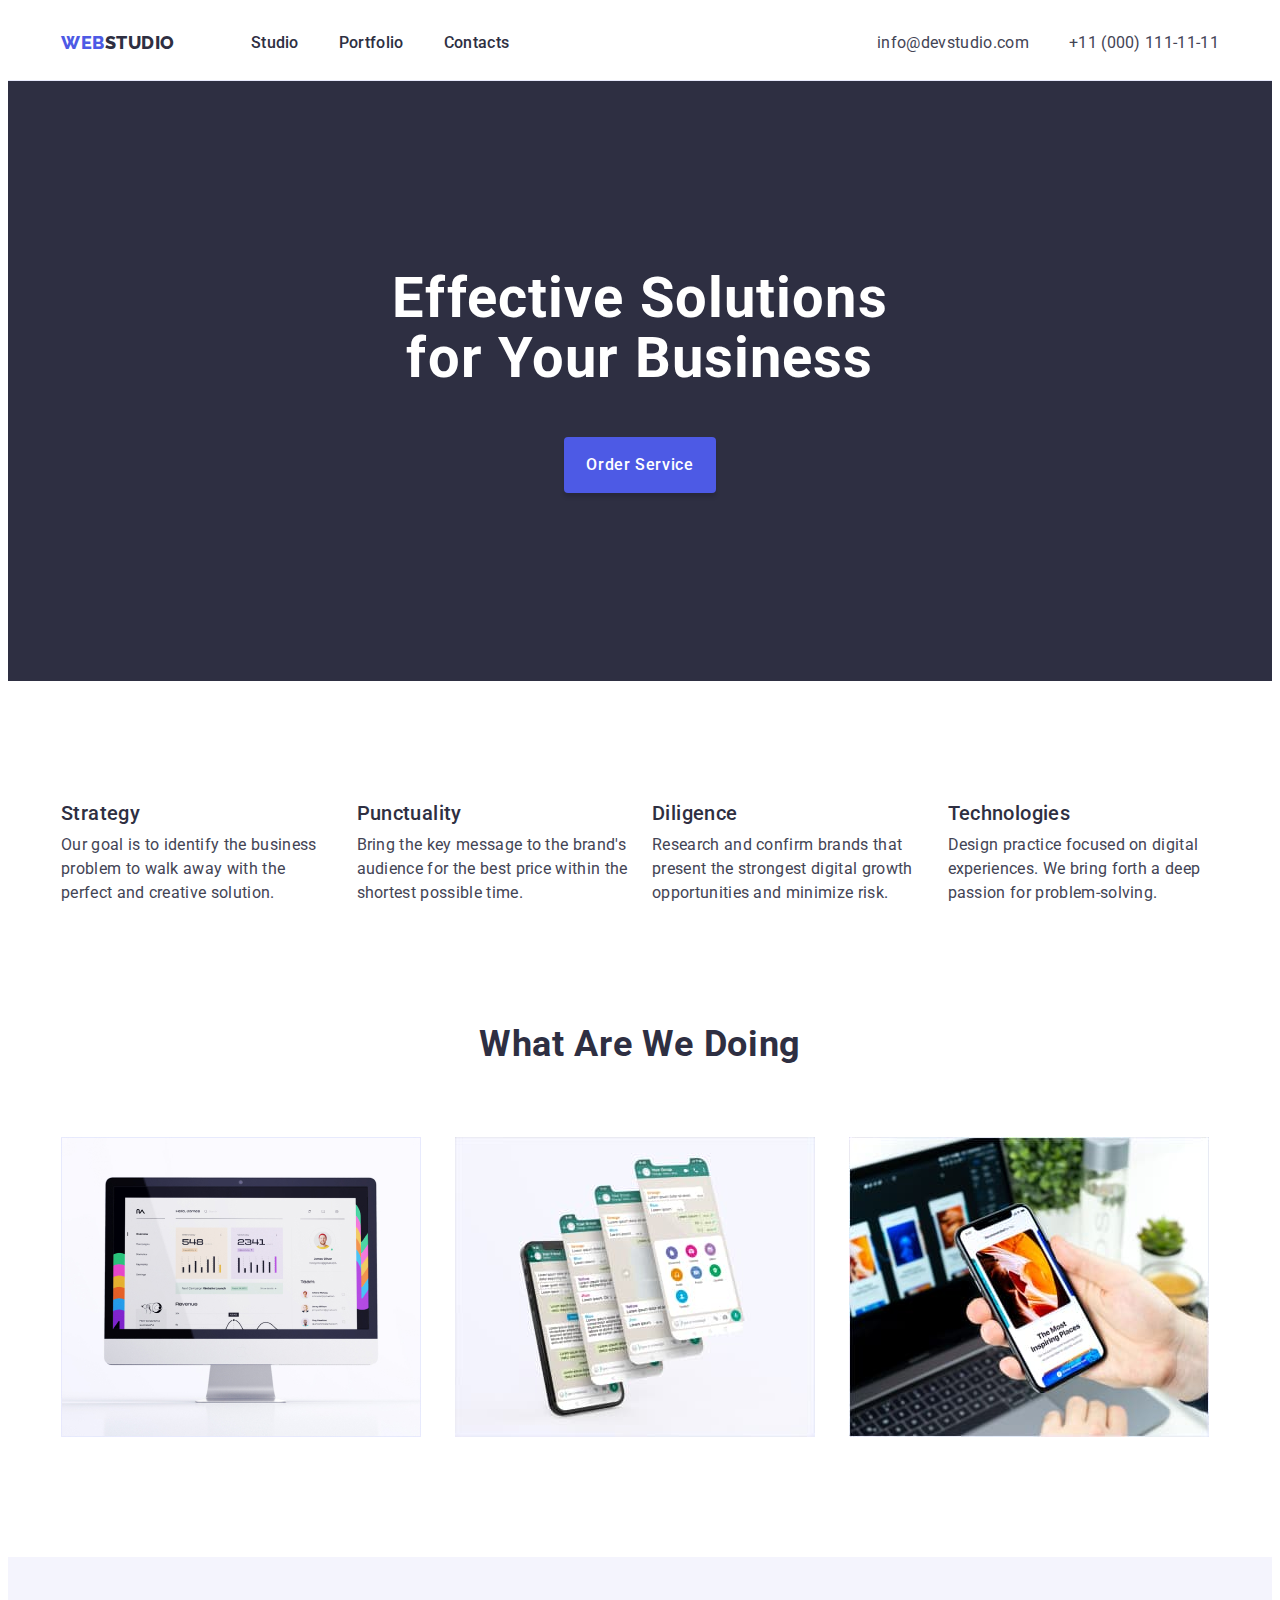
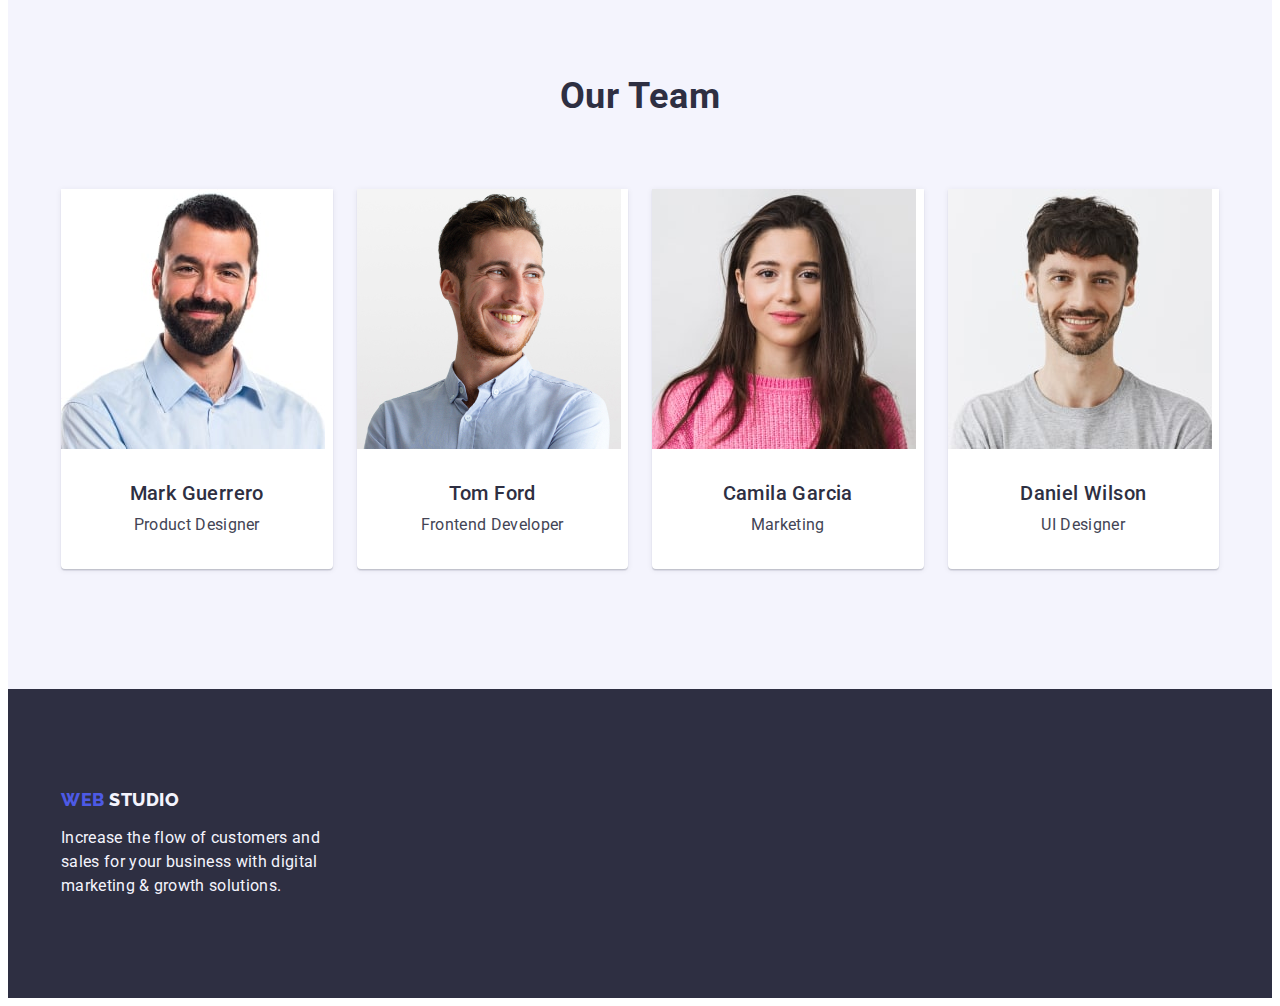
<file: index.html>
<!DOCTYPE html>
<html lang="en">

<head>
    <meta charset="UTF-8">
    <meta http-equiv="X-UA-Compatible" content="IE=edge">
    <meta name="viewport" content="width=device-width, initial-scale=1.0">
    <link rel="preconnect" href="https://fonts.googleapis.com">
    <link rel="preconnect" href="https://fonts.gstatic.com" crossorigin>
    <link
        href="https://fonts.googleapis.com/css2?family=Raleway:wght@800&family=Roboto:wght@400;500;700;900&display=swap"
        rel="stylesheet">
        <link rel="stylesheet" href="https://cdnjs.cloudflare.com/ajax/libs/modern-normalize/1.1.0/modern-normalize.min.css" integrity="sha512-wpPYUAdjBVSE4KJnH1VR1HeZfpl1ub8YT/NKx4PuQ5NmX2tKuGu6U/JRp5y+Y8XG2tV+wKQpNHVUX03MfMFn9Q==" crossorigin="anonymous" referrerpolicy="no-referrer" />
    <title>WEBSTUDIO</title>
    <link rel="stylesheet" href="./css/styles.css">
</head>

<body>
    <header class="header">

        <div class="header-page container">
            <nav class="header-navigation">
                <a class="logo link" target="_blank" rel="noopener noreferrer nofollow" href="./index.html">
                    Web<span class="color">Studio</span>
                </a>
                <ul class="site-nav list">
                    <li>
                        <a class="nav-link  link" href="./index.html">Studio</a>
                    </li>
                    <li>
                        <a class="nav-link  link" href="./portfolio.html">Portfolio</a>
                    </li>
                    <li>
                        <a class="nav-link  link" href="">Contacts</a>
                    </li>
                </ul>
            </nav>
            <address class="adress-info">
                <ul class="auth-nav list">
                    <li>
                        <a class="auth-link link" href="mailto:info@devstudio.com">info@devstudio.com</a>
                    </li>
                    <li>
                        <a class="auth-link link" href="tel:+110001111111">+11 (000) 111-11-11</a>
                    </li>
                </ul>
    
            </address>
    
        </div>


    </header>

    <main>
        <section class="business">
            <div class="business-container container">

                <h1 class="business-title">Effective Solutions for Your Business</h1>
                <button class="button" type="button">Order Service</button>


            </div>
        </section>

        <section class="section-first">
            <div class="section-first-container container">
                <h2 class="section-title" hidden>Priority</h2>
                <ul class="work-list list">
                    <li class="work-list-items">
                        <h3 class="title">Strategy</h3>
                        <p class="description">Our goal is to identify the business
                            problem to walk away with the perfect and creative solution. </p>
    
                    </li>
                    <li class="work-list-items">
                        <h3 class="title">Punctuality</h3>
                        <p class="description">Bring the key message to the brand's audience for the best price within the
                            shortest possible
                            time.</p>
                    </li>
                    <li class="work-list-items">
                        <h3 class="title">Diligence</h3>
                        <p class="description">Research and confirm brands that present the strongest digital growth
                            opportunities and minimize
                            risk.
                        </p>
                    </li>
                    <li class="work-list-items">
                        <h3 class="title">Technologies</h3>
                        <p class="description">Design practice focused on digital experiences. We bring forth a deep passion
                            for
                            problem-solving.</p>
                    </li>
                </ul>
            </div>
        </section>




        <section class="section-job">
            <div class="container">
                <h2 class="section-title">What are we doing</h2>
                <ul class="job-list list">
                    <li >
                        <img src="./images/pc.jpg" alt="pc" width="360">
                    </li>
                    <li >
                        <img src="./images/phone_layers.jpg" alt="mobile_program" width="360">
                    </li>
                    <li >
                        <img src="./images/phone.jpg" alt="phone_prohr_design" width="360">
                    </li>
                </ul>
            </div>
        </section>

        <section class="section-team">
                <div class="section-team-container container">
                    <h2 class="section-team-title">Our Team</h2>
                    <ul class="section-team-list list">
                        <li class="section-team-card">
                            <img src="./images/markguerrero.jpg" alt="Mark_Guerrero" width="264" height="260">
                          <div class="section-team-wrapper">
                              <h3 class="list-title">Mark Guerrero</h3>
                              <p class="list-about">Product Designer</p>
                          </div>
                        </li>
                        <li class="section-team-card">
                            <img src="./images/tom.jpg" alt="Tom_Ford" width="264" height="260">
                            <div class="section-team-wrapper">
                                <h3 class="list-title">Tom Ford</h3>
                                <p class="list-about">Frontend Developer</p>
                            </div>
                        </li>
                        <li class="section-team-card">
                            <img src="./images/camila.jpg" alt="Camila_Garcia" width="264" height="260">
                            <div class="section-team-wrapper">
                                <h3 class="list-title">Camila Garcia</h3>
                                <p class="list-about">Marketing</p>
                            </div>
                        </li>
                        <li class="section-team-card">
                            <img src="./images/daniel.jpg" alt="Daniel_Wilson" width="264" height="260">
                            <div class="section-team-wrapper">
                                <h3 class="list-title">Daniel Wilson</h3>
                                <p class="list-about">UI Designer</p>
                            </div>
                        </li>
                    </ul>
        
                </div>
        </section>
    </main>

    <footer class="footer">
        <div class="foter-container container">
            <a target="_blank" rel="noopener noreferrer nofollow" class="footer-logo link" href="./index.html">
                Web <span class="color">Studio</span>
             </a>
             <p class="footer-description">Increase the flow of customers and sales for your business with digital marketing
                 & growth solutions.</p>
        </div>

    </footer>
</body>

</html>
</file>
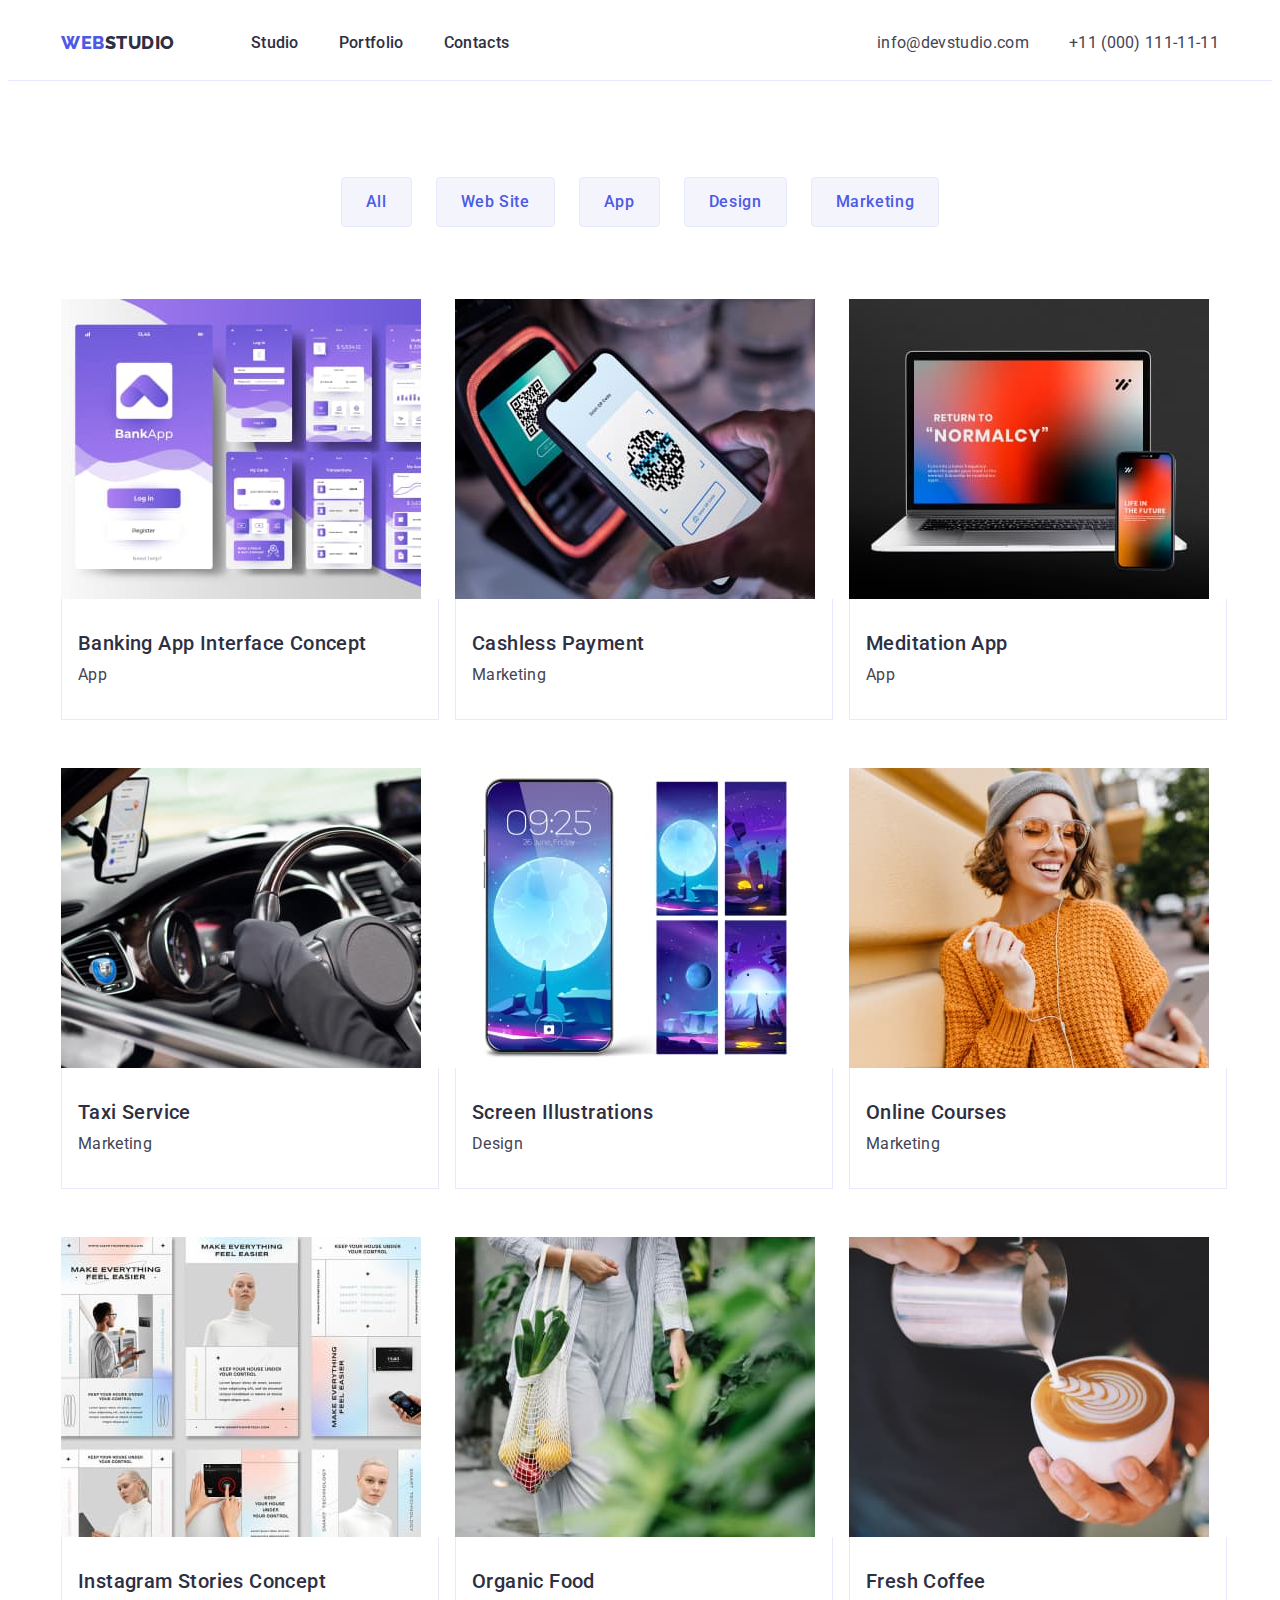
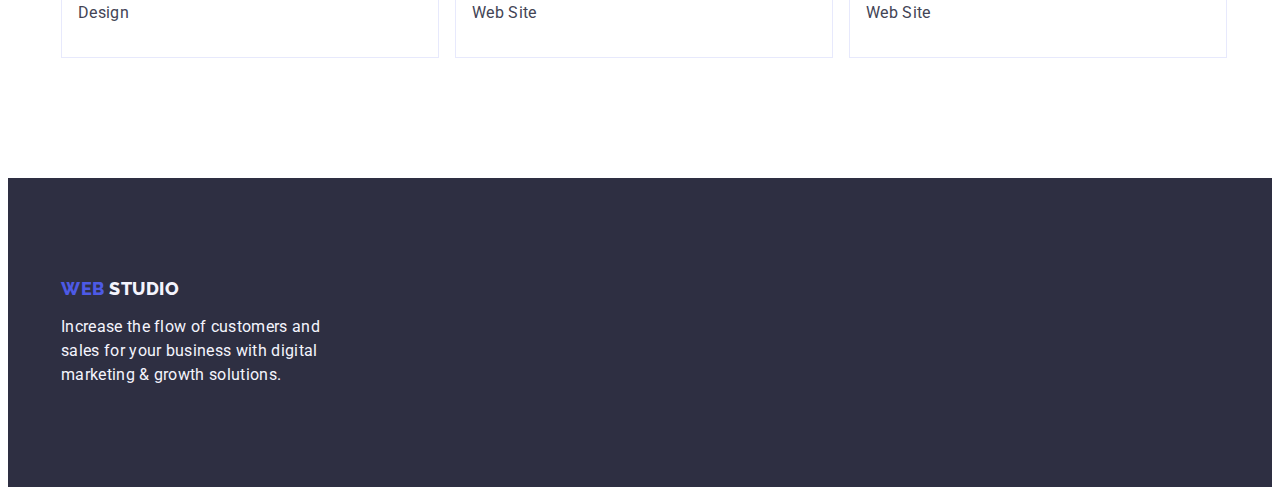
<file: portfolio.html>
<!DOCTYPE html>
<html lang="en">

<head>
    <meta charset="UTF-8">
    <meta http-equiv="X-UA-Compatible" content="IE=edge">
    <meta name="viewport" content="width=device-width, initial-scale=1.0">
    
    <link rel="preconnect" href="https://fonts.googleapis.com">
    <link rel="preconnect" href="https://fonts.gstatic.com" crossorigin>
    <link href="https://fonts.googleapis.com/css2?family=Raleway:wght@800&family=Roboto:wght@400;500;700;900&display=swap"
        rel="stylesheet">
    <link rel="stylesheet" href="https://cdnjs.cloudflare.com/ajax/libs/modern-normalize/1.1.0/modern-normalize.min.css" integrity="sha512-wpPYUAdjBVSE4KJnH1VR1HeZfpl1ub8YT/NKx4PuQ5NmX2tKuGu6U/JRp5y+Y8XG2tV+wKQpNHVUX03MfMFn9Q==" crossorigin="anonymous" referrerpolicy="no-referrer" />
    <title>Portfolio</title>
    <link rel="stylesheet" href="./css/styles.css">
</head>


<body>
    <header class="header">

        <div class="header-page container">
            <nav class="header-navigation">
                <a class="logo link" target="_blank" rel="noopener noreferrer nofollow" href="./index.html">
                    Web<span class="color">Studio</span>
                </a>
                <ul class="site-nav list">
                    <li>
                        <a class="nav-link  link" href="./index.html">Studio</a>
                    </li>
                    <li>
                        <a class="nav-link  link" href="./portfolio.html">Portfolio</a>
                    </li>
                    <li>
                        <a class="nav-link  link" href="">Contacts</a>
                    </li>
                </ul>
            </nav>
            <address class="adress-info">
                <ul class="auth-nav list">
                    <li>
                        <a class="auth-link link" href="mailto:info@devstudio.com">info@devstudio.com</a>
                    </li>
                    <li>
                        <a class="auth-link link" href="tel:+110001111111">+11 (000) 111-11-11</a>
                    </li>
                </ul>
    
            </address>
    
        </div>


    </header>

    <main>
        <section class="portfolio-section">
            <h1 class="hidden-title" hidden>main</h1>
            
                <div class="container">
                    <div class="breadcrumb-container">
                       <ul class="breadcrumb-list list">
                           <li class="breadcrumb-item">
                               <button class="breadcrumb-button" type="button">All</button>
                           </li>
                           <li class="breadcrumb-item">
                               <button class="breadcrumb-button" type="button">Web Site</button>
                           </li>
                           <li class="breadcrumb-item">
                               <button class="breadcrumb-button" type="button">App</button>
                           </li>
                           <li class="breadcrumb-item">
                               <button class="breadcrumb-button" type="button">Design</button>
                           </li>
                           <li class="breadcrumb-item">
                               <button class="breadcrumb-button" type="button">Marketing</button>
                           </li>
                       </ul>
                  
                    </div>
    
               
                    <ul class="portfolio-main-list list">
                        <li>
                            <a  class="link" href="">
                               
                                 <img src="./images/img1.jpg" alt="banking app" width="360" height="300">
                                 <div class="portfolio-item-wraper">
                                    <h2 class="portfolio-main-title ">Banking App Interface Concept</h2>
                                    <p class="portfolio-main-description">App</p>
                               </div>
                            </a>
                        </li>
                        <li>
                            <a class="link" href="">
                               
                                <img src="./images/img2.jpg" alt="payment" width="360" height="300">
                                <div class="portfolio-item-wraper">
                                    <h2 class="portfolio-main-title">Cashless Payment</h2>
                                    <p class="portfolio-main-description">Marketing</p>
                                </div>
                            </a>
                        </li>
                        <li>
                            <a class="link" href="">
                                <img src="./images/img3.jpg" alt="meditation app" width="360" height="300">
                                <div class="portfolio-item-wraper">
                                    <h2 class="portfolio-main-title">Meditation App</h2>
                                    <p class="portfolio-main-description">App</p>
                                </div>
                            </a>
                        </li>
                        <li>
                            <a class="link" href="">
                                <img src="./images/img4.jpg" alt="taxi service" width="360" height="300">
                               <div class="portfolio-item-wraper">
                                 <h2 class="portfolio-main-title">Taxi Service</h2>
                                 <p class="portfolio-main-description">Marketing</p>
                               </div>
                            </a>
                        </li>
                        <li>
                            <a class="link" href="">
                                <img src="./images/img5.jpg" alt="screen Illustrations" width="360" height="300">
                                <div class="portfolio-item-wraper">
                                    <h2 class="portfolio-main-title">Screen Illustrations</h2>
                                    <p class="portfolio-main-description">Design</p>
                                </div>
                            </a>
                        </li>
                        <li>
                            <a class="link" href="">
                                <img src="./images/img6.jpg" alt="courses" width="360" height="300">
                                <div class="portfolio-item-wraper">
                                    <h2 class="portfolio-main-title">Online Courses</h2>
                                    <p class="portfolio-main-description">Marketing</p>
                                </div>
                            </a>
                        </li>
                        <li>
                            <a class="link" href="">
                                <img src="./images/img7.jpg" alt="stories concept" width="360" height="300">
                                <div class="portfolio-item-wraper">
                                    <h2 class="portfolio-main-title">Instagram Stories Concept</h2>
                                    <p class="portfolio-main-description">Design</p>
                                </div>
                            </a>
                        </li>
                        <li>
                            <a class="link" href="">
                                <img src="./images/img8.jpg" alt="food" width="360" height="300">
                                <div class="portfolio-item-wraper">
                                    <h2 class="portfolio-main-title">Organic Food</h2>
                                    <p class="portfolio-main-description">Web Site</p>
                                </div>
                            </a>
                        </li>
                        <li>
                            <a class="link" href="">
                                <img src="./images/img9.jpg" alt="coffee" width="360" height="300">
                                <div class="portfolio-item-wraper">
                                    <h2 class="portfolio-main-title">Fresh Coffee</h2>
                                    <p class="portfolio-main-description">Web Site</p>
                                </div>
                            </a>
                        </li>
                    </ul>
                </div>
           
        </section>
    </main>

    <footer class="footer">
        <div class="foter-container container">
            <a target="_blank" rel="noopener noreferrer nofollow" class="footer-logo link" href="./index.html">
                Web <span class="color">Studio</span>
             </a>
             <p class="footer-description">Increase the flow of customers and sales for your business with digital marketing
                 & growth solutions.</p>
        </div>

    </footer>
</body>

</html>
</file>
<file: css/styles.css>
:root{
    --primary-text-color: #434455;
    --title-text-color: #2E2F42;
    --secondary-text-color:#ffffff;
    --footer-text-color:#F4F4FD;
    --accent_color:#404BBF;
    --button-bg-color:#4D5AE5;
    
}


body{
    box-sizing: border-box;
    background-color: #ffffff; 
    color:var(--primary-text-color);
    font-family: "Roboto", sans-serif;
}
p,
h1, 
h2, 
h3, 
h4, 
h5, 
h6{
    margin: 0;
}

ul{
    margin: 0;
    padding-left: 0;
 
 }
 
 address{
    font-style: normal;
 
 }
 button{
    cursor:pointer;
 }
 img{
    display: block;
 }
 

.container{
    max-width: 1158px;
    padding: 0 15px 0 15px;
    margin: 0 auto;
   
}

.link{
    text-decoration: none;
   
    
}
.list{
    list-style: none;
}


/* header */
/* -----flex---- */
.header{
    height: 72px;
    border-bottom: 1px solid #E7E9FC
}

.header-page{
    /* border: 1px solid red; */
    display: flex;
    justify-content:space-between;
    /* padding: 24px 0 24px 0; */
    
}

.header-navigation{
    
    display: flex;
    align-items: center;
}

.site-nav{
    display: flex;
    gap: 40px;
    
}

.auth-nav{
    margin-left: auto;
   display: flex;
   gap: 40px;
}




.logo{
    font-family: 'Raleway', sans-serif;
    color: var(--button-bg-color);
    text-decoration: none;
    font-weight: 800;
    font-size: 18px;
    line-height: 1.17;
    align-items: center;
    letter-spacing: 0.03em;
    text-transform: uppercase;

    margin-right: 76px;
    padding: 24px 0 ;

}
.logo .color{
    color: var(--title-text-color)
}



.site-nav .nav-link{
    color: var(--title-text-color);
    text-decoration: none;
    font-weight: 500;
    font-size: 16px;
    line-height: 1.5;
    letter-spacing: 0.02em;

    padding: 24px 0 ;

}
.site-nav .nav-link:hover,
.site-nav .nav-link:focus {
    color: var(--accent_color);
    
}

.adress-info{
    display: flex;
    align-items: center;
    font-style: normal;
    color: var(--primary-text-color)
 }


.auth-nav .auth-link{
    color: var(--primary-text-color);
    text-decoration: none;
    font-style: normal;
    font-size: 16px;
    line-height: 1.5;
    letter-spacing: 0.02em;

    padding: 24px 0 ;
    

  
}
.auth-nav .auth-link:hover,
.auth-nav .auth-link:focus {
    color: var(--accent_color);
    }

/* button- business */

.business-container{
    display: flex;
    flex-direction: column;
    align-items: center;
    justify-content: center;
    
}
.business{
    padding: 188px 0 ;
    background: var(--title-text-color);
    /* min-height: 600px; */
    /* display: flex;
    align-items: center;
    justify-content: center; */
    
}
.business .business-title{
    color: var(--secondary-text-color);
    font-size: 56px;
    line-height: 1.07;
    text-align: center;
    letter-spacing: 0.02em;
    width: 496px;
    margin-bottom: 48px;
}



.business .button{
    font-family: "Roboto", sans-serif;
    color: var(--secondary-text-color);
    background-color: var(--button-bg-color);
    cursor: pointer;
    font-weight: 500;
    font-size: 16px;
    line-height: 1.5;
    align-items: center;
    letter-spacing: 0.04em;
    display: block;
    margin: 0 auto;
    padding: 16px 22px ;

    box-shadow: 0px 4px 4px rgba(0, 0, 0, 0.15);
    border-radius: 4px;
    border:none;

    


}
.button:hover,
.button:focus{
    background-color: var(--accent_color);
}

/* ------------section-------------- */
.section-first-container{
    /* padding-top: 120px; */
    
}

.section-first{
    background-color: var(--secondary-text-color);
    padding: 120px 0;
}   
.work-list{
    display: flex;
    /* flex-direction: row; */
    gap: 24px;
    /* min-width: 264px; */
    
    
}

/* title h2 */
.section-title{
    color:var(--title-text-color);
    /* visibility: hidden; */
      /* display: none; */
} 

.work-list-items{
    width: calc((100% - 72px) / 4);
}


.work-list .title{
    color:var(--title-text-color);
    font-weight: 500;
    font-size: 20px;
    line-height: 1.2;
    letter-spacing: 0.02em;
    margin-bottom: 8px;

}

.work-list .description{
    font-size: 16px;
    line-height: 1.5;
    letter-spacing: 0.02em;
}


/* section2 */
.job-list{
    display: flex;
    gap: 24px;
    margin-top: 72px;
    
    /* padding-bottom: 120px; */
}
.job-list li{
    width: calc((100% - 48px) / 3);
}

.section-job{
    background-color:var(--secondary-text-color);
    padding-bottom: 120px;
}

.section-job .section-title{
    font-weight: 700;
    font-size: 36px;
    line-height: 1.11;
    text-align: center;
    letter-spacing: 0.02em;
    text-transform: capitalize;


}

/* section team */
.section-team{
    padding: 120px 0 120px 0;
}

.section-team-wrapper{
    padding: 32px 0;
}

.section-team-list{
    margin-top: 72px;
    display: flex;
    gap: 24px;
}

.section-team{
    background-color:var(--footer-text-color)

}
.section-team .section-team-card{
    background-color: var(--secondary-text-color);
    display: block;
    text-align: center;

    width: calc((100% - 72px) / 4);
    box-shadow: 0px 1px 6px rgba(46, 47, 66, 0.08), 0px 1px 1px rgba(46, 47, 66, 0.16), 0px 2px 1px rgba(46, 47, 66, 0.08);
    border-radius: 0px 0px 4px 4px;
}

.section-team .section-team-title{
    color:var(--title-text-color);
    font-weight: 700;
    font-size: 36px;
    line-height: 1.11;
    text-align: center;
    letter-spacing: 0.02em;
    text-transform: capitalize;

    


}

.section-team-list .list-title{
    color: var(--title-text-color);
    font-weight: 500;
    font-size: 20px;
    line-height: 1.2;
    letter-spacing: 0.02em; 

    
}

.section-team-list .list-about{
    font-size: 16px;
    line-height: 1.5;
    letter-spacing: 0.02em; 
    margin-top: 8px; 
      
}

/* PORTFOLIO */

/* section breadcrumb-item */

 .breadcrumb-button{
    font-family: "Roboto", sans-serif;
    background-color:var(--footer-text-color);
    cursor: pointer;
    color:var(--button-bg-color);
    font-weight: 500;
    font-size: 16px;
    line-height: 1.5;
    text-align: center;
    letter-spacing: 0.04em;

    border: 1px solid #E7E9FC;
    border-radius: 4px;

    padding: 12px 24px 12px 24px;

   }
 .breadcrumb-button:hover,
 .breadcrumb-button:focus{
   background-color: var(--accent_color);
   color:var(--secondary-text-color)
   }

   /* portfolio-main */
   .portfolio-section{
    padding: 96px 0 120px 0;

   }

   .breadcrumb-list{
    display: flex;
    justify-content: center;
    gap: 24px;
    /* margin-top: 96px; */
    margin-bottom: 72px;

   }
   .portfolio-main-list li{
    width: calc((100% - 48px) / 3);
    
   }

   .portfolio-item-wraper{
    width: 360px;
    /* text-align: center; */
    padding: 32px 0 32px 16px;
    
    border-right: 1px solid #E7E9FC;
    border-bottom: 1px solid #E7E9FC ;
    border-left: 1px solid #E7E9FC ;
   }
   


.portfolio-main-list a{
    cursor:pointer;
    text-decoration: none;
}

.portfolio-main-list{
    background-color:var(--secondary-text-color);
    display: flex;
    flex-wrap: wrap;
    gap: 48px 24px;
   
    
   }



.portfolio-main-title{
    font-weight: 500;
    font-size: 20px;
    line-height: 1.2;
    letter-spacing: 0.02em;
    color: var(--title-text-color);
    margin-bottom: 8px;
   }
.portfolio-main-description{
    font-size: 16px;
    line-height: 1.5;
    letter-spacing: 0.02em;
    color:var(--primary-text-color)
}

 

/* footer */
.foter-container{
    display: flex;
   
    flex-direction: column;
}

.footer{
    background: var(--title-text-color);
    padding:100px 0 100px 0;
}
.footer-logo{
    font-family: 'Raleway', sans-serif; 
    color: var(--button-bg-color);
    text-decoration: none;
    font-weight: 800;
    font-size: 18px;
    line-height: 1.17;
    align-items: center;
    letter-spacing: 0.03em;
    text-transform: uppercase;
    margin-bottom: 16px;
}

.footer .color{
    color: var(--footer-text-color);
}

.footer-description{
    max-width: 264px;
    color: var(--footer-text-color);
    font-size: 16px;
    line-height: 1.5;
    letter-spacing: 0.02em; 
}
</file>
